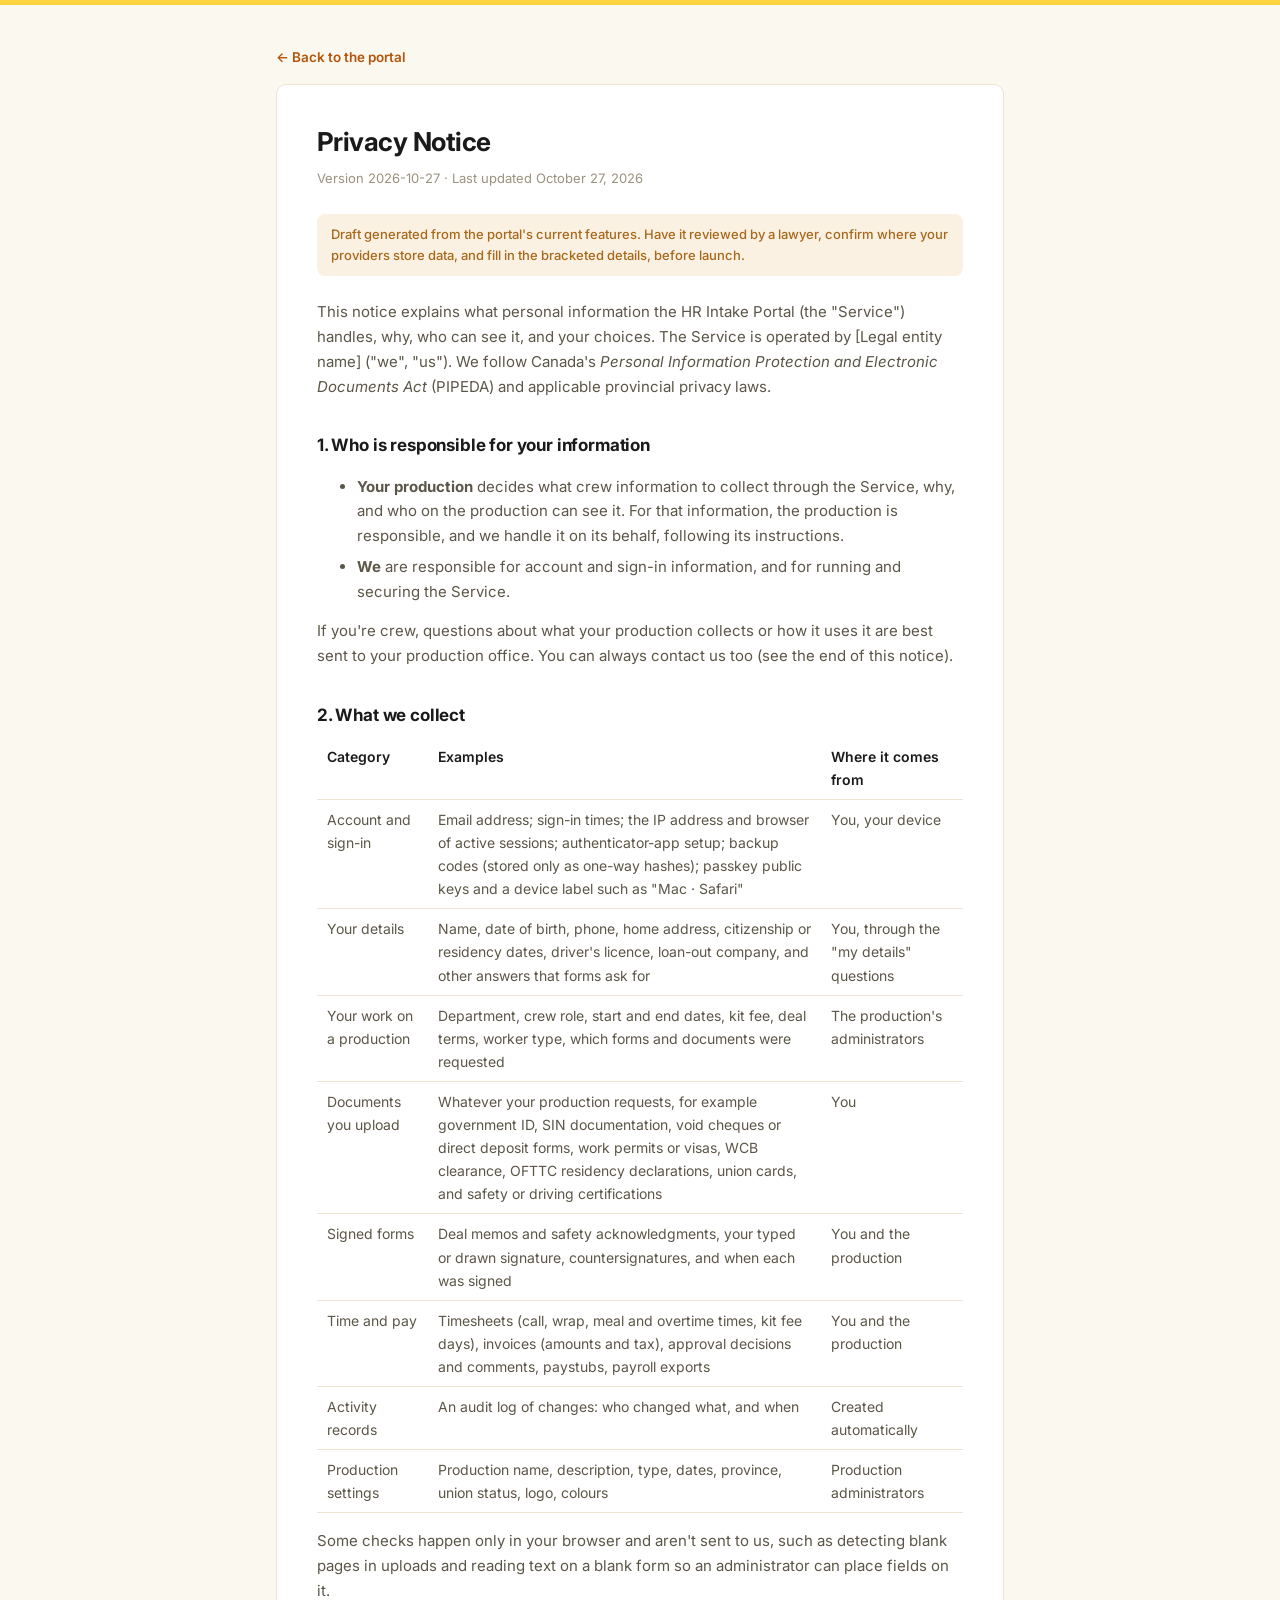
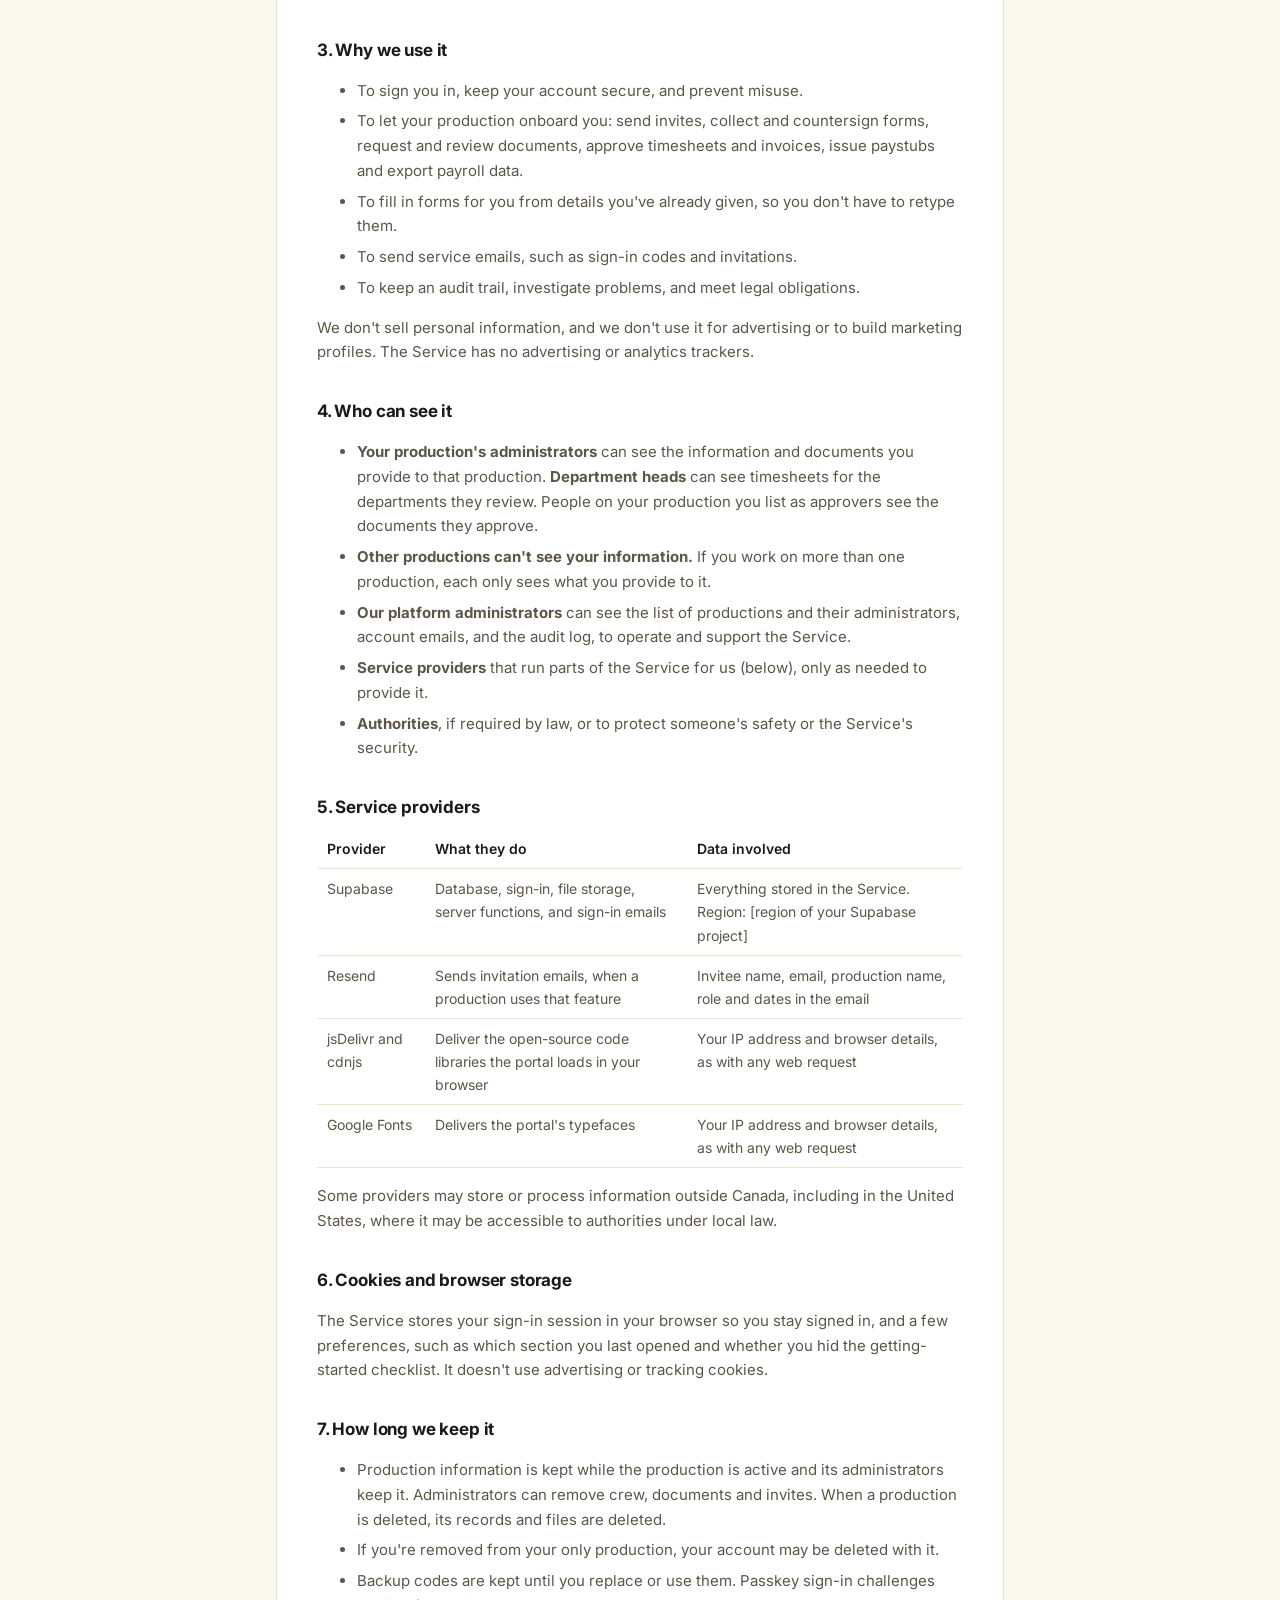
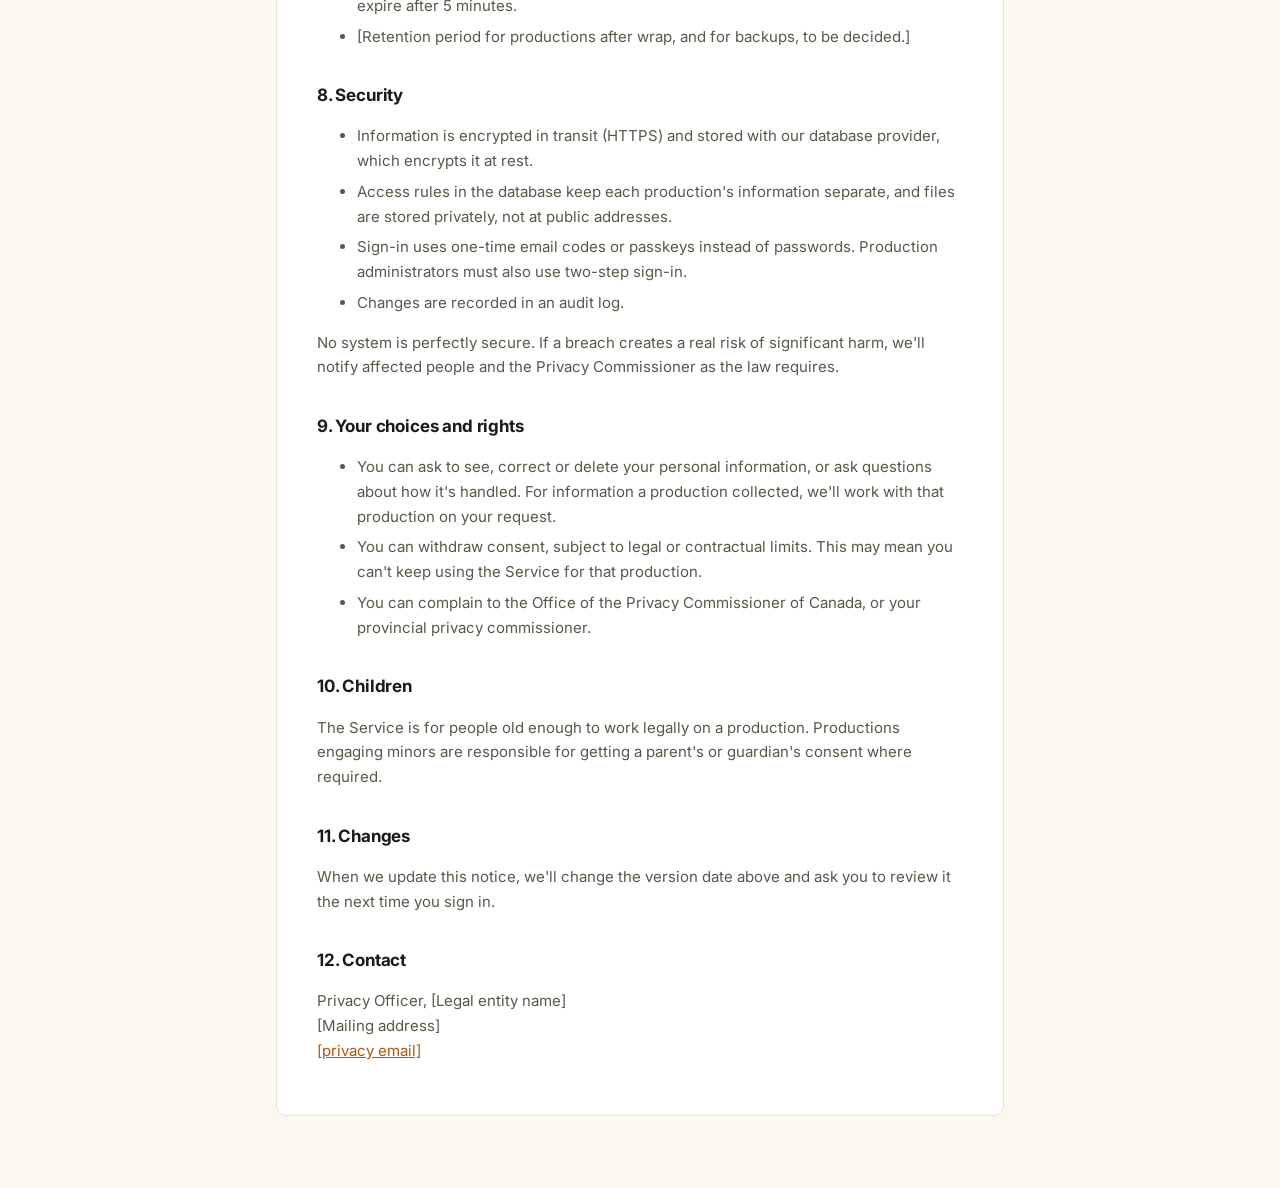
<file: privacy.html>
<!DOCTYPE html>
<html lang="en">
<head>
<meta charset="UTF-8" />
<meta name="viewport" content="width=device-width, initial-scale=1.0" />
<title>Privacy Notice · HR Intake Portal</title>
<link rel="preconnect" href="https://fonts.googleapis.com">
<link rel="preconnect" href="https://fonts.gstatic.com" crossorigin>
<link href="https://fonts.googleapis.com/css2?family=Inter:wght@400;500;600;700&display=swap" rel="stylesheet">
<link rel="stylesheet" href="src/styles/legal.css">
</head>
<body>
<main>
<a class="back" href="./">← Back to the portal</a>
<article>
<h1>Privacy Notice</h1>
<p class="updated">Version 2026-10-27 · Last updated October 27, 2026</p>
<div class="draft">Draft generated from the portal's current features. Have it reviewed by a lawyer, confirm where your providers store data, and fill in the bracketed details, before launch.</div>

<p>This notice explains what personal information the HR Intake Portal (the "Service") handles, why, who can see it, and your choices. The Service is operated by [Legal entity name] ("we", "us"). We follow Canada's <em>Personal Information Protection and Electronic Documents Act</em> (PIPEDA) and applicable provincial privacy laws.</p>

<h2>1. Who is responsible for your information</h2>
<ul>
  <li><strong>Your production</strong> decides what crew information to collect through the Service, why, and who on the production can see it. For that information, the production is responsible, and we handle it on its behalf, following its instructions.</li>
  <li><strong>We</strong> are responsible for account and sign-in information, and for running and securing the Service.</li>
</ul>
<p>If you're crew, questions about what your production collects or how it uses it are best sent to your production office. You can always contact us too (see the end of this notice).</p>

<h2>2. What we collect</h2>
<table>
  <tr><th>Category</th><th>Examples</th><th>Where it comes from</th></tr>
  <tr><td>Account and sign-in</td><td>Email address; sign-in times; the IP address and browser of active sessions; authenticator-app setup; backup codes (stored only as one-way hashes); passkey public keys and a device label such as "Mac · Safari"</td><td>You, your device</td></tr>
  <tr><td>Your details</td><td>Name, date of birth, phone, home address, citizenship or residency dates, driver's licence, loan-out company, and other answers that forms ask for</td><td>You, through the "my details" questions</td></tr>
  <tr><td>Your work on a production</td><td>Department, crew role, start and end dates, kit fee, deal terms, worker type, which forms and documents were requested</td><td>The production's administrators</td></tr>
  <tr><td>Documents you upload</td><td>Whatever your production requests, for example government ID, SIN documentation, void cheques or direct deposit forms, work permits or visas, WCB clearance, OFTTC residency declarations, union cards, and safety or driving certifications</td><td>You</td></tr>
  <tr><td>Signed forms</td><td>Deal memos and safety acknowledgments, your typed or drawn signature, countersignatures, and when each was signed</td><td>You and the production</td></tr>
  <tr><td>Time and pay</td><td>Timesheets (call, wrap, meal and overtime times, kit fee days), invoices (amounts and tax), approval decisions and comments, paystubs, payroll exports</td><td>You and the production</td></tr>
  <tr><td>Activity records</td><td>An audit log of changes: who changed what, and when</td><td>Created automatically</td></tr>
  <tr><td>Production settings</td><td>Production name, description, type, dates, province, union status, logo, colours</td><td>Production administrators</td></tr>
</table>
<p>Some checks happen only in your browser and aren't sent to us, such as detecting blank pages in uploads and reading text on a blank form so an administrator can place fields on it.</p>

<h2>3. Why we use it</h2>
<ul>
  <li>To sign you in, keep your account secure, and prevent misuse.</li>
  <li>To let your production onboard you: send invites, collect and countersign forms, request and review documents, approve timesheets and invoices, issue paystubs and export payroll data.</li>
  <li>To fill in forms for you from details you've already given, so you don't have to retype them.</li>
  <li>To send service emails, such as sign-in codes and invitations.</li>
  <li>To keep an audit trail, investigate problems, and meet legal obligations.</li>
</ul>
<p>We don't sell personal information, and we don't use it for advertising or to build marketing profiles. The Service has no advertising or analytics trackers.</p>

<h2>4. Who can see it</h2>
<ul>
  <li><strong>Your production's administrators</strong> can see the information and documents you provide to that production. <strong>Department heads</strong> can see timesheets for the departments they review. People on your production you list as approvers see the documents they approve.</li>
  <li><strong>Other productions can't see your information.</strong> If you work on more than one production, each only sees what you provide to it.</li>
  <li><strong>Our platform administrators</strong> can see the list of productions and their administrators, account emails, and the audit log, to operate and support the Service.</li>
  <li><strong>Service providers</strong> that run parts of the Service for us (below), only as needed to provide it.</li>
  <li><strong>Authorities</strong>, if required by law, or to protect someone's safety or the Service's security.</li>
</ul>

<h2>5. Service providers</h2>
<table>
  <tr><th>Provider</th><th>What they do</th><th>Data involved</th></tr>
  <tr><td>Supabase</td><td>Database, sign-in, file storage, server functions, and sign-in emails</td><td>Everything stored in the Service. Region: [region of your Supabase project]</td></tr>
  <tr><td>Resend</td><td>Sends invitation emails, when a production uses that feature</td><td>Invitee name, email, production name, role and dates in the email</td></tr>
  <tr><td>jsDelivr and cdnjs</td><td>Deliver the open-source code libraries the portal loads in your browser</td><td>Your IP address and browser details, as with any web request</td></tr>
  <tr><td>Google Fonts</td><td>Delivers the portal's typefaces</td><td>Your IP address and browser details, as with any web request</td></tr>
</table>
<p>Some providers may store or process information outside Canada, including in the United States, where it may be accessible to authorities under local law.</p>

<h2>6. Cookies and browser storage</h2>
<p>The Service stores your sign-in session in your browser so you stay signed in, and a few preferences, such as which section you last opened and whether you hid the getting-started checklist. It doesn't use advertising or tracking cookies.</p>

<h2>7. How long we keep it</h2>
<ul>
  <li>Production information is kept while the production is active and its administrators keep it. Administrators can remove crew, documents and invites. When a production is deleted, its records and files are deleted.</li>
  <li>If you're removed from your only production, your account may be deleted with it.</li>
  <li>Backup codes are kept until you replace or use them. Passkey sign-in challenges expire after 5 minutes.</li>
  <li>[Retention period for productions after wrap, and for backups, to be decided.]</li>
</ul>

<h2>8. Security</h2>
<ul>
  <li>Information is encrypted in transit (HTTPS) and stored with our database provider, which encrypts it at rest.</li>
  <li>Access rules in the database keep each production's information separate, and files are stored privately, not at public addresses.</li>
  <li>Sign-in uses one-time email codes or passkeys instead of passwords. Production administrators must also use two-step sign-in.</li>
  <li>Changes are recorded in an audit log.</li>
</ul>
<p>No system is perfectly secure. If a breach creates a real risk of significant harm, we'll notify affected people and the Privacy Commissioner as the law requires.</p>

<h2>9. Your choices and rights</h2>
<ul>
  <li>You can ask to see, correct or delete your personal information, or ask questions about how it's handled. For information a production collected, we'll work with that production on your request.</li>
  <li>You can withdraw consent, subject to legal or contractual limits. This may mean you can't keep using the Service for that production.</li>
  <li>You can complain to the Office of the Privacy Commissioner of Canada, or your provincial privacy commissioner.</li>
</ul>

<h2>10. Children</h2>
<p>The Service is for people old enough to work legally on a production. Productions engaging minors are responsible for getting a parent's or guardian's consent where required.</p>

<h2>11. Changes</h2>
<p>When we update this notice, we'll change the version date above and ask you to review it the next time you sign in.</p>

<h2>12. Contact</h2>
<p>Privacy Officer, [Legal entity name]<br>[Mailing address]<br><a href="mailto:[privacy email]">[privacy email]</a></p>
</article>
</main>
</body>
</html>
</file>
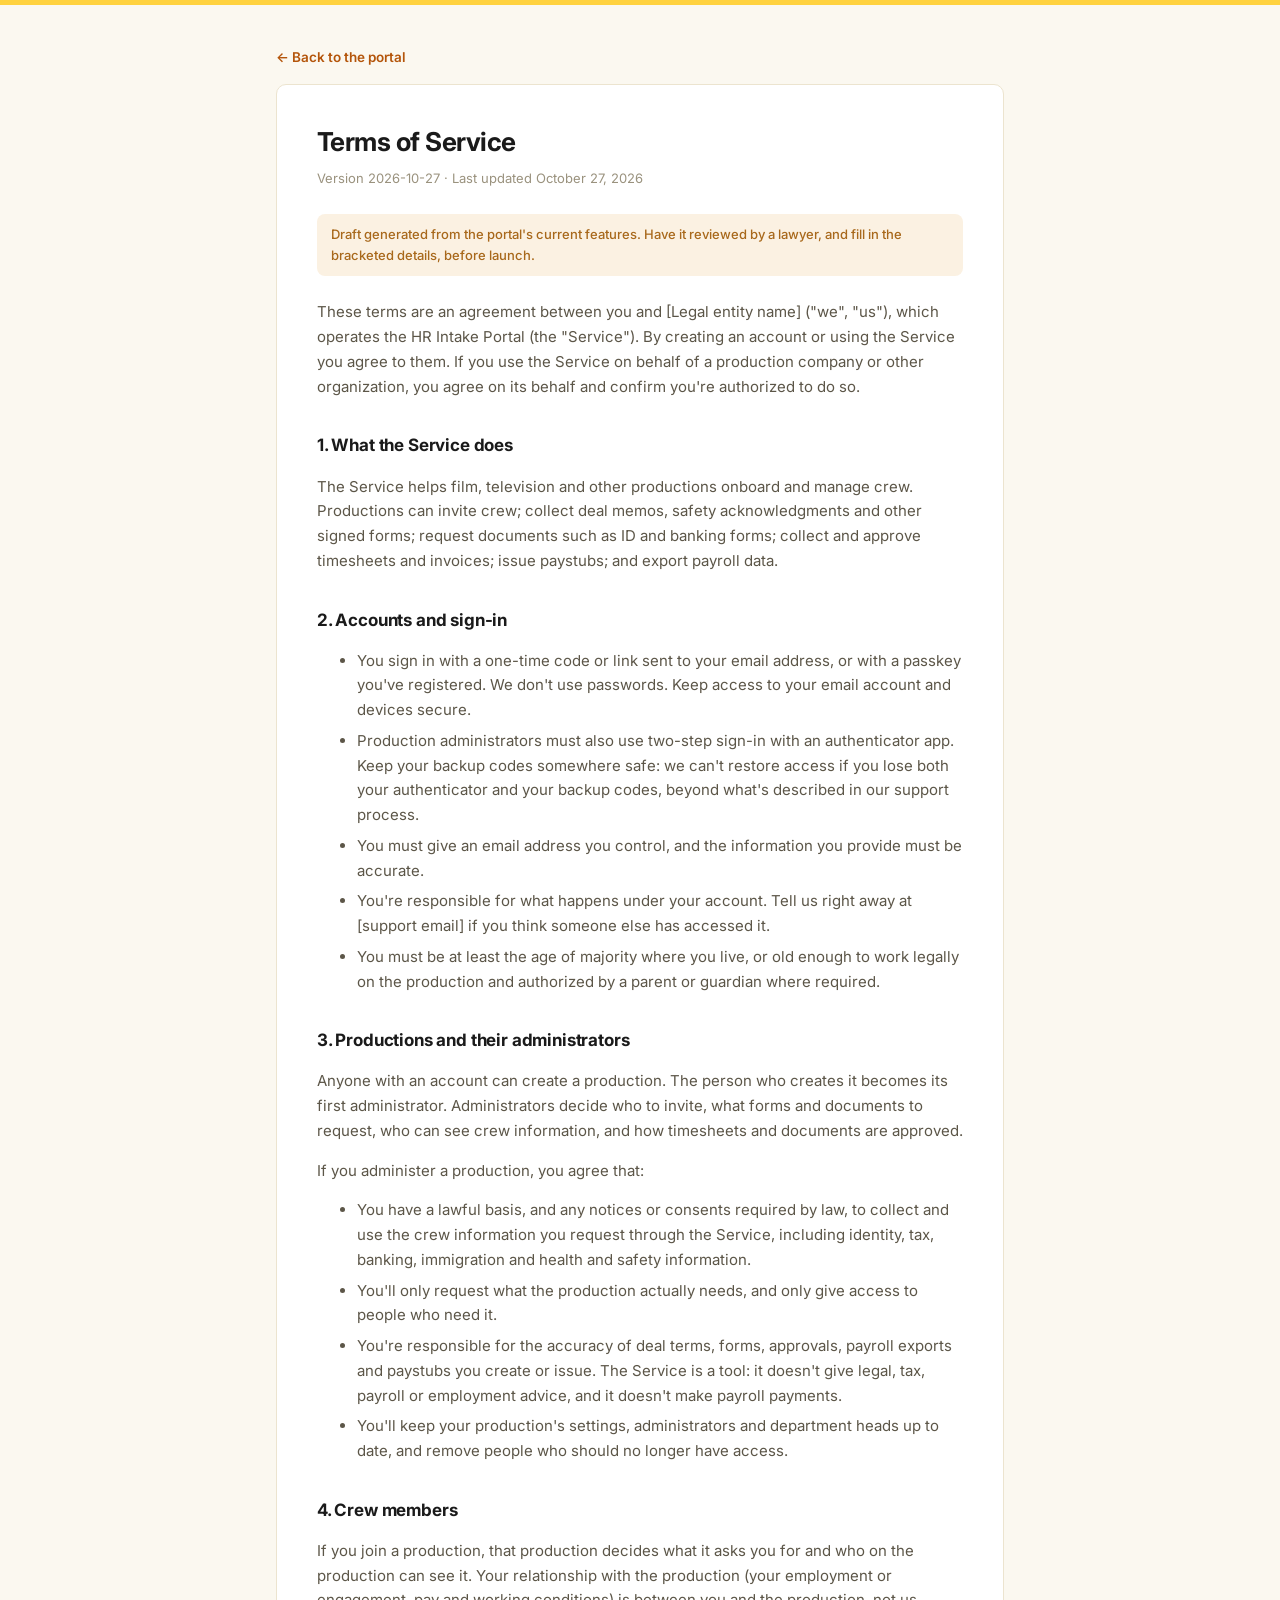
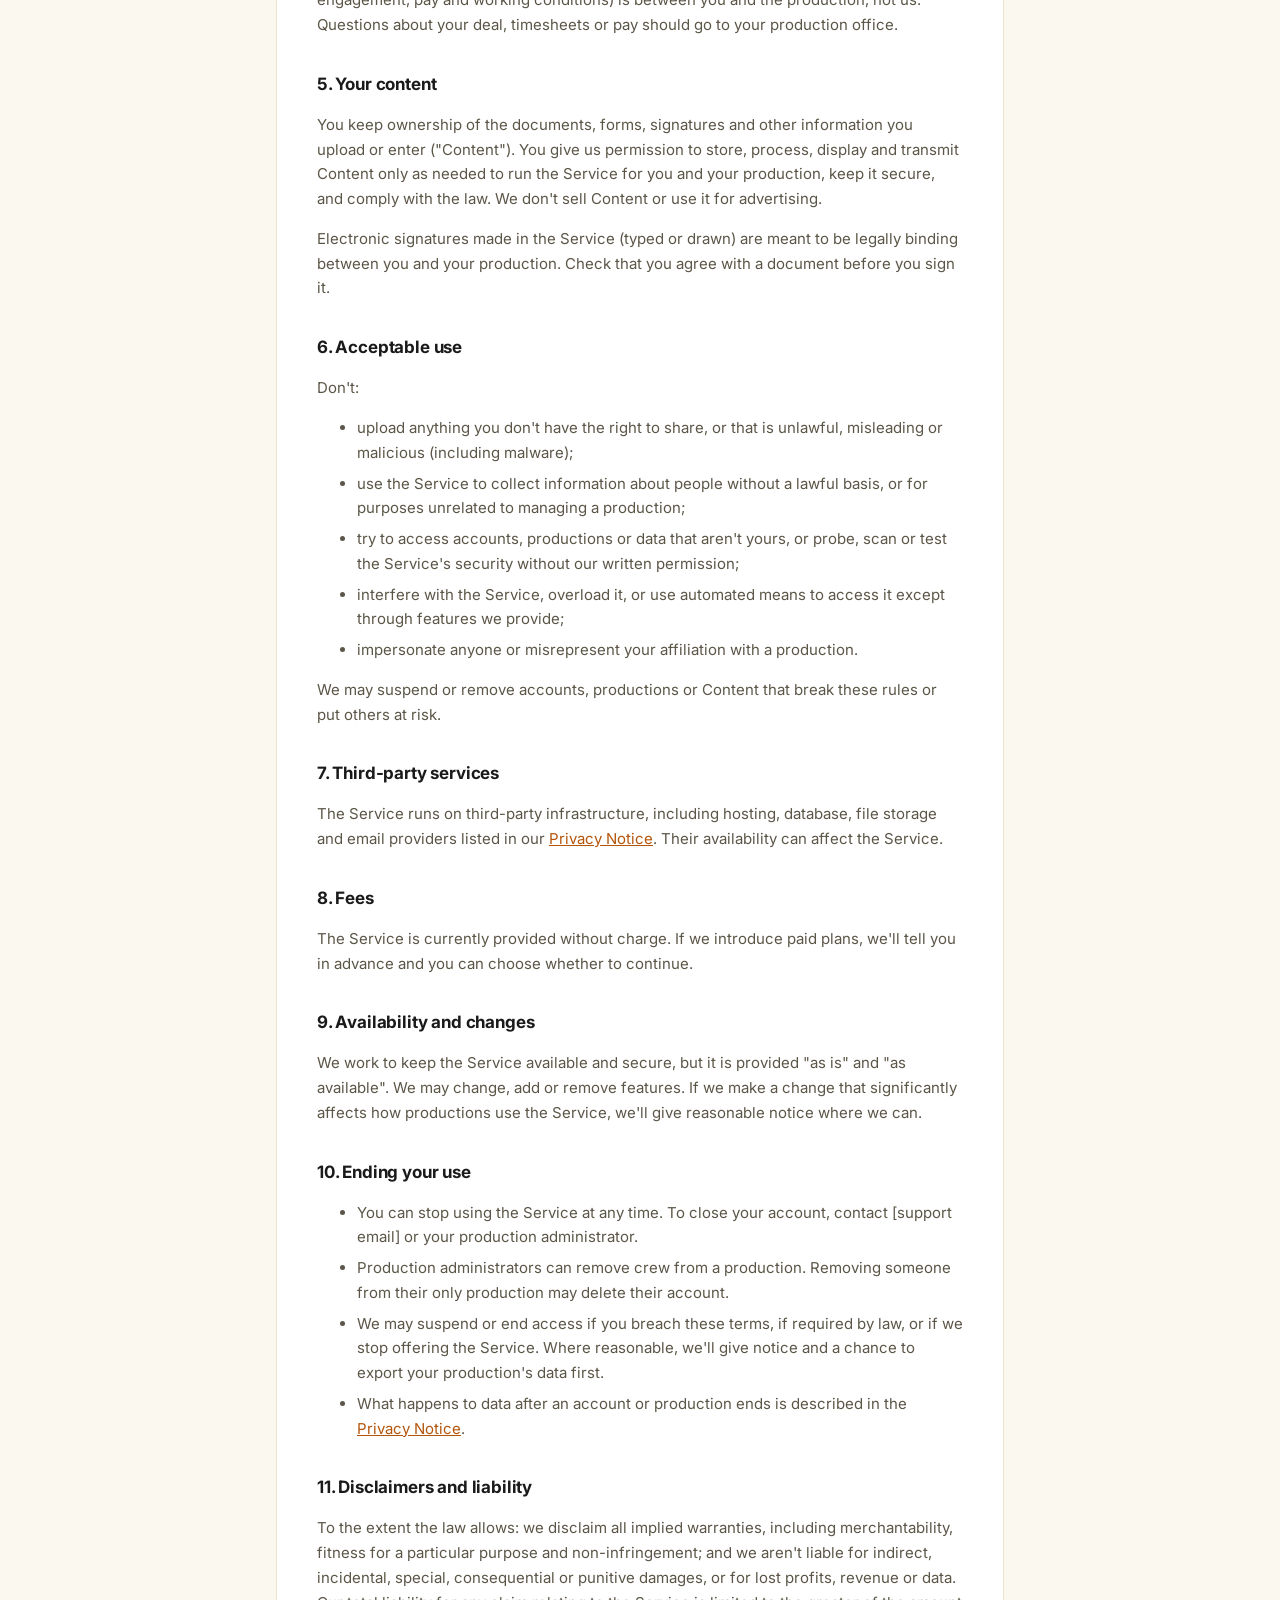
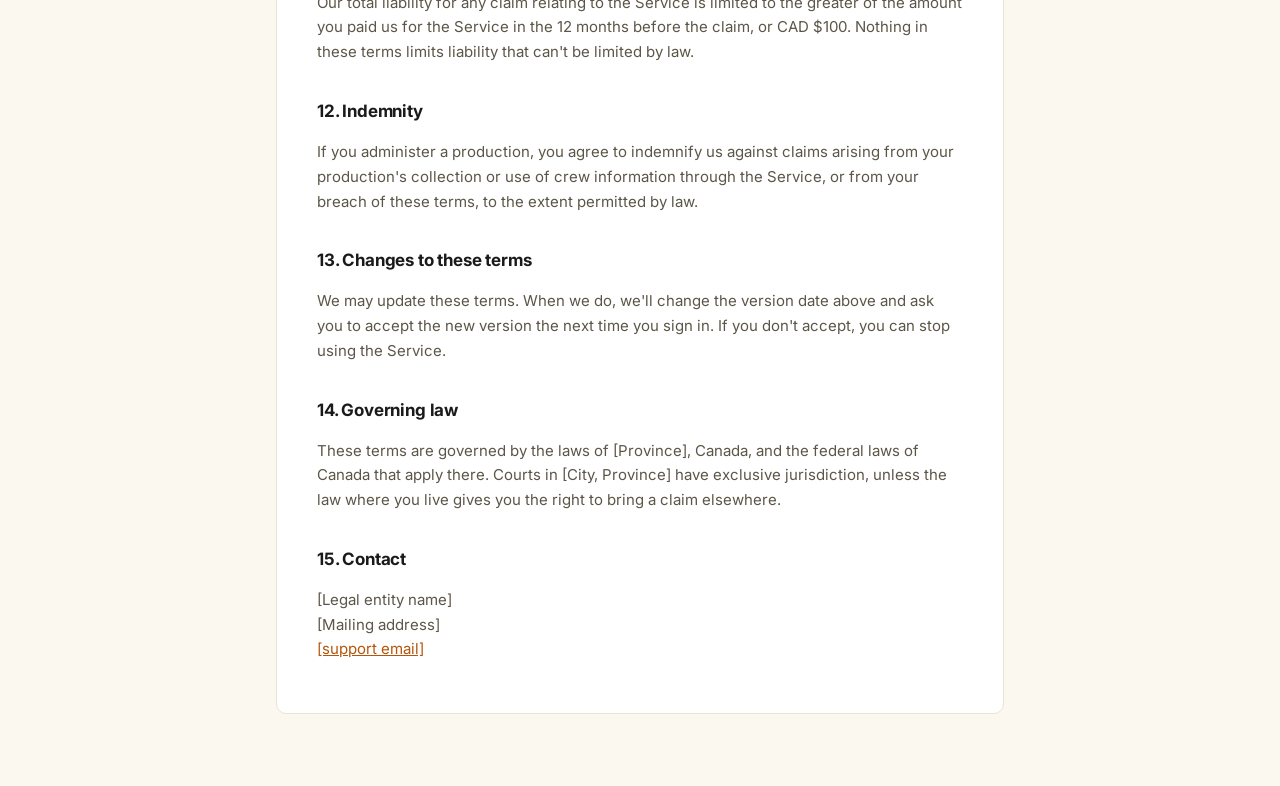
<file: terms.html>
<!DOCTYPE html>
<html lang="en">
<head>
<meta charset="UTF-8" />
<meta name="viewport" content="width=device-width, initial-scale=1.0" />
<title>Terms of Service · HR Intake Portal</title>
<link rel="preconnect" href="https://fonts.googleapis.com">
<link rel="preconnect" href="https://fonts.gstatic.com" crossorigin>
<link href="https://fonts.googleapis.com/css2?family=Inter:wght@400;500;600;700&display=swap" rel="stylesheet">
<link rel="stylesheet" href="src/styles/legal.css">
</head>
<body>
<main>
<a class="back" href="./">← Back to the portal</a>
<article>
<h1>Terms of Service</h1>
<p class="updated">Version 2026-10-27 · Last updated October 27, 2026</p>
<div class="draft">Draft generated from the portal's current features. Have it reviewed by a lawyer, and fill in the bracketed details, before launch.</div>

<p>These terms are an agreement between you and [Legal entity name] ("we", "us"), which operates the HR Intake Portal (the "Service"). By creating an account or using the Service you agree to them. If you use the Service on behalf of a production company or other organization, you agree on its behalf and confirm you're authorized to do so.</p>

<h2>1. What the Service does</h2>
<p>The Service helps film, television and other productions onboard and manage crew. Productions can invite crew; collect deal memos, safety acknowledgments and other signed forms; request documents such as ID and banking forms; collect and approve timesheets and invoices; issue paystubs; and export payroll data.</p>

<h2>2. Accounts and sign-in</h2>
<ul>
  <li>You sign in with a one-time code or link sent to your email address, or with a passkey you've registered. We don't use passwords. Keep access to your email account and devices secure.</li>
  <li>Production administrators must also use two-step sign-in with an authenticator app. Keep your backup codes somewhere safe: we can't restore access if you lose both your authenticator and your backup codes, beyond what's described in our support process.</li>
  <li>You must give an email address you control, and the information you provide must be accurate.</li>
  <li>You're responsible for what happens under your account. Tell us right away at [support email] if you think someone else has accessed it.</li>
  <li>You must be at least the age of majority where you live, or old enough to work legally on the production and authorized by a parent or guardian where required.</li>
</ul>

<h2>3. Productions and their administrators</h2>
<p>Anyone with an account can create a production. The person who creates it becomes its first administrator. Administrators decide who to invite, what forms and documents to request, who can see crew information, and how timesheets and documents are approved.</p>
<p>If you administer a production, you agree that:</p>
<ul>
  <li>You have a lawful basis, and any notices or consents required by law, to collect and use the crew information you request through the Service, including identity, tax, banking, immigration and health and safety information.</li>
  <li>You'll only request what the production actually needs, and only give access to people who need it.</li>
  <li>You're responsible for the accuracy of deal terms, forms, approvals, payroll exports and paystubs you create or issue. The Service is a tool: it doesn't give legal, tax, payroll or employment advice, and it doesn't make payroll payments.</li>
  <li>You'll keep your production's settings, administrators and department heads up to date, and remove people who should no longer have access.</li>
</ul>

<h2>4. Crew members</h2>
<p>If you join a production, that production decides what it asks you for and who on the production can see it. Your relationship with the production (your employment or engagement, pay and working conditions) is between you and the production, not us. Questions about your deal, timesheets or pay should go to your production office.</p>

<h2>5. Your content</h2>
<p>You keep ownership of the documents, forms, signatures and other information you upload or enter ("Content"). You give us permission to store, process, display and transmit Content only as needed to run the Service for you and your production, keep it secure, and comply with the law. We don't sell Content or use it for advertising.</p>
<p>Electronic signatures made in the Service (typed or drawn) are meant to be legally binding between you and your production. Check that you agree with a document before you sign it.</p>

<h2>6. Acceptable use</h2>
<p>Don't:</p>
<ul>
  <li>upload anything you don't have the right to share, or that is unlawful, misleading or malicious (including malware);</li>
  <li>use the Service to collect information about people without a lawful basis, or for purposes unrelated to managing a production;</li>
  <li>try to access accounts, productions or data that aren't yours, or probe, scan or test the Service's security without our written permission;</li>
  <li>interfere with the Service, overload it, or use automated means to access it except through features we provide;</li>
  <li>impersonate anyone or misrepresent your affiliation with a production.</li>
</ul>
<p>We may suspend or remove accounts, productions or Content that break these rules or put others at risk.</p>

<h2>7. Third-party services</h2>
<p>The Service runs on third-party infrastructure, including hosting, database, file storage and email providers listed in our <a href="privacy.html">Privacy Notice</a>. Their availability can affect the Service.</p>

<h2>8. Fees</h2>
<p>The Service is currently provided without charge. If we introduce paid plans, we'll tell you in advance and you can choose whether to continue.</p>

<h2>9. Availability and changes</h2>
<p>We work to keep the Service available and secure, but it is provided "as is" and "as available". We may change, add or remove features. If we make a change that significantly affects how productions use the Service, we'll give reasonable notice where we can.</p>

<h2>10. Ending your use</h2>
<ul>
  <li>You can stop using the Service at any time. To close your account, contact [support email] or your production administrator.</li>
  <li>Production administrators can remove crew from a production. Removing someone from their only production may delete their account.</li>
  <li>We may suspend or end access if you breach these terms, if required by law, or if we stop offering the Service. Where reasonable, we'll give notice and a chance to export your production's data first.</li>
  <li>What happens to data after an account or production ends is described in the <a href="privacy.html">Privacy Notice</a>.</li>
</ul>

<h2>11. Disclaimers and liability</h2>
<p>To the extent the law allows: we disclaim all implied warranties, including merchantability, fitness for a particular purpose and non-infringement; and we aren't liable for indirect, incidental, special, consequential or punitive damages, or for lost profits, revenue or data. Our total liability for any claim relating to the Service is limited to the greater of the amount you paid us for the Service in the 12 months before the claim, or CAD $100. Nothing in these terms limits liability that can't be limited by law.</p>

<h2>12. Indemnity</h2>
<p>If you administer a production, you agree to indemnify us against claims arising from your production's collection or use of crew information through the Service, or from your breach of these terms, to the extent permitted by law.</p>

<h2>13. Changes to these terms</h2>
<p>We may update these terms. When we do, we'll change the version date above and ask you to accept the new version the next time you sign in. If you don't accept, you can stop using the Service.</p>

<h2>14. Governing law</h2>
<p>These terms are governed by the laws of [Province], Canada, and the federal laws of Canada that apply there. Courts in [City, Province] have exclusive jurisdiction, unless the law where you live gives you the right to bring a claim elsewhere.</p>

<h2>15. Contact</h2>
<p>[Legal entity name]<br>[Mailing address]<br><a href="mailto:[support email]">[support email]</a></p>
</article>
</main>
</body>
</html>
</file>
<file: src/styles/legal.css>
/* Terms of Service and Privacy Notice pages */
:root {
  --ink: #1a1a1a; --ink-soft: #5c5648; --ink-faint: #9a927e; --line: #ece4cf;
  --surface: #ffffff; --page: #fbf8f0; --link: #b4550b; --brand-yellow: #ffd23f;
  --warn: #a8681b; --warn-soft: #fbf1e2;
}
* { box-sizing: border-box; }
body { margin: 0; background: var(--page); color: var(--ink); font-family: "Inter", -apple-system, "Segoe UI", Helvetica, Arial, sans-serif; font-size: 15px; line-height: 1.65; -webkit-font-smoothing: antialiased; }
body::before { content: ""; display: block; height: 5px; background: var(--brand-yellow); }
main { max-width: 760px; margin: 0 auto; padding: 40px 16px 72px; }
article { background: var(--surface); border: 1px solid var(--line); border-radius: 10px; padding: 36px 40px; }
h1 { font-size: 26px; letter-spacing: -0.02em; margin: 0 0 4px; }
.updated { color: var(--ink-faint); font-size: 13px; margin: 0 0 24px; }
h2 { font-size: 17px; margin: 32px 0 8px; letter-spacing: -0.01em; }
h3 { font-size: 15px; margin: 20px 0 6px; }
p, li { color: var(--ink-soft); }
li { margin-bottom: 6px; }
a { color: var(--link); }
.back { display: inline-block; margin-bottom: 16px; font-size: 13.5px; font-weight: 600; text-decoration: none; }
.draft { background: var(--warn-soft); color: var(--warn); border-radius: 8px; padding: 10px 14px; font-size: 13px; font-weight: 500; margin-bottom: 24px; }
table { width: 100%; border-collapse: collapse; font-size: 14px; margin: 8px 0 16px; }
th, td { text-align: left; vertical-align: top; padding: 8px 10px; border-bottom: 1px solid var(--line); color: var(--ink-soft); }
th { color: var(--ink); font-weight: 600; }
@media (max-width: 640px) { article { padding: 24px 18px; } h1 { font-size: 22px; } table { font-size: 13px; } }
</file>
